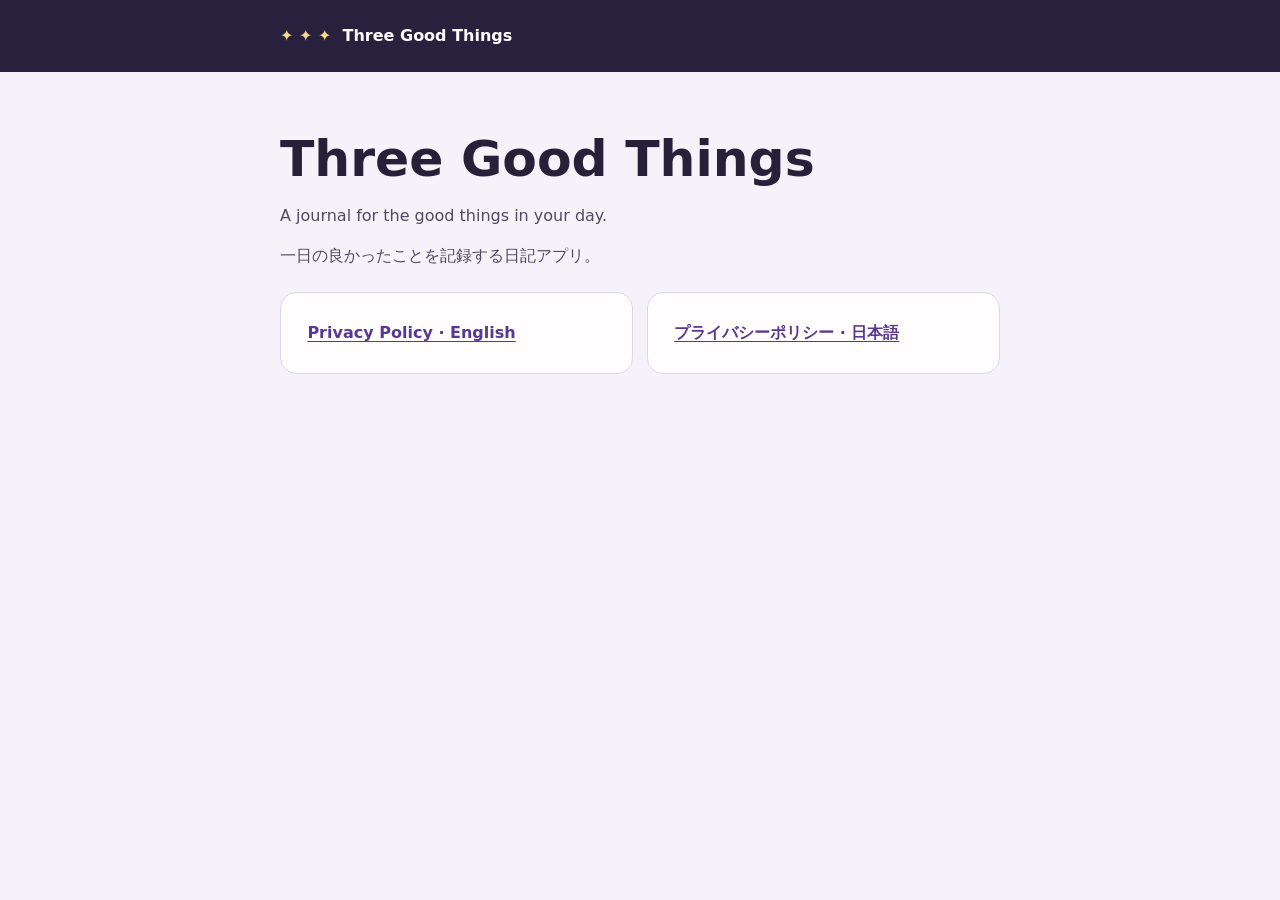
<file: index.html>
<!doctype html>
<html lang="en">
<head>
  <meta charset="utf-8">
  <meta name="viewport" content="width=device-width, initial-scale=1">
  <meta name="description" content="Privacy information for the Three Good Things journal app in English and Japanese.">
  <title>Three Good Things</title>
  <link rel="stylesheet" href="./styles.css">
  <link rel="icon" href="./icon.svg" type="image/svg+xml">
</head>
<body>
  <a class="skip" href="#main">Skip to content</a>
  <header class="site-header">
    <div class="wrap"><span class="brand"><span class="stars" aria-hidden="true">✦ ✦ ✦</span> Three Good Things</span></div>
  </header>
  <main class="wrap" id="main" tabindex="-1">
    <h1>Three Good Things</h1>
    <p class="intro">A journal for the good things in your day.</p>
    <p class="intro" lang="ja">一日の良かったことを記録する日記アプリ。</p>
    <ul class="choices" aria-label="Privacy policy languages">
      <li><a class="card" href="./three-good-things-site/en/" hreflang="en">Privacy Policy · English</a></li>
      <li lang="ja"><a class="card" href="./three-good-things-site/ja/" hreflang="ja">プライバシーポリシー · 日本語</a></li>
    </ul>
  </main>
</body>
</html>
</file>
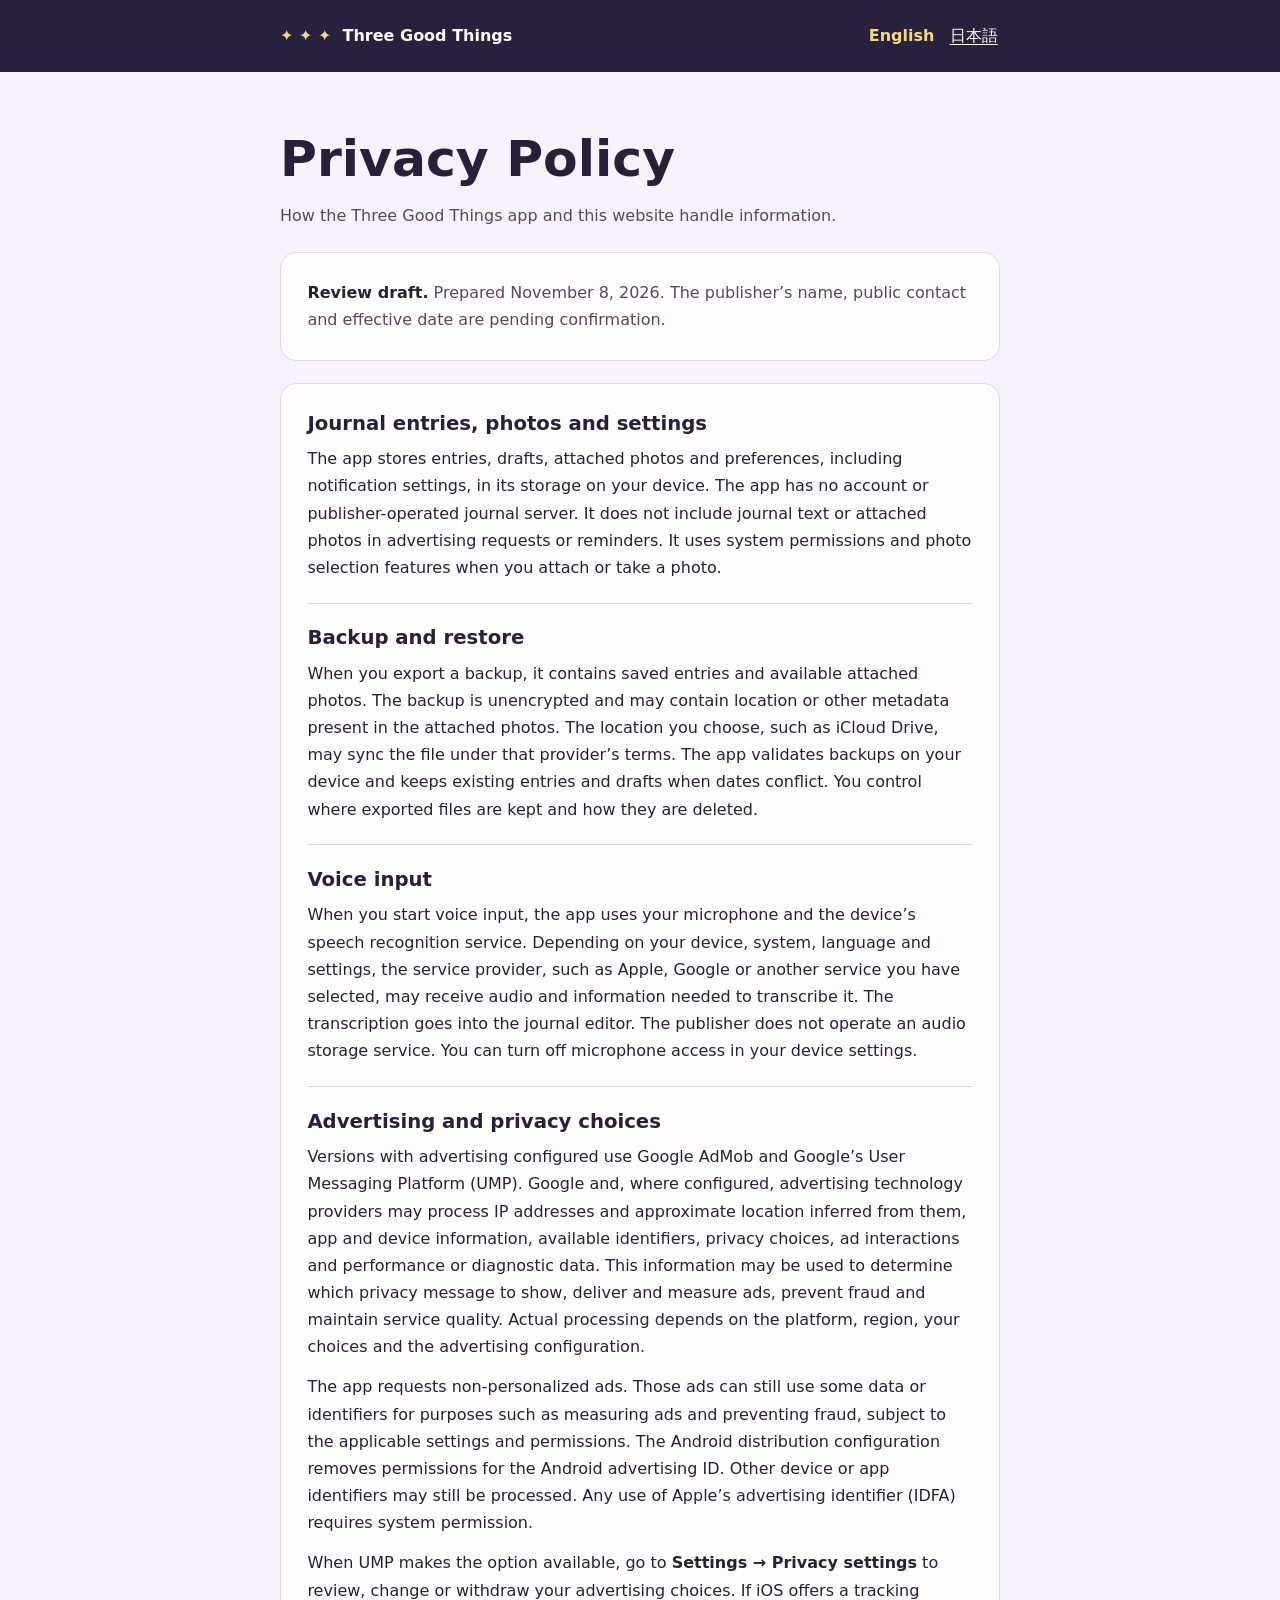
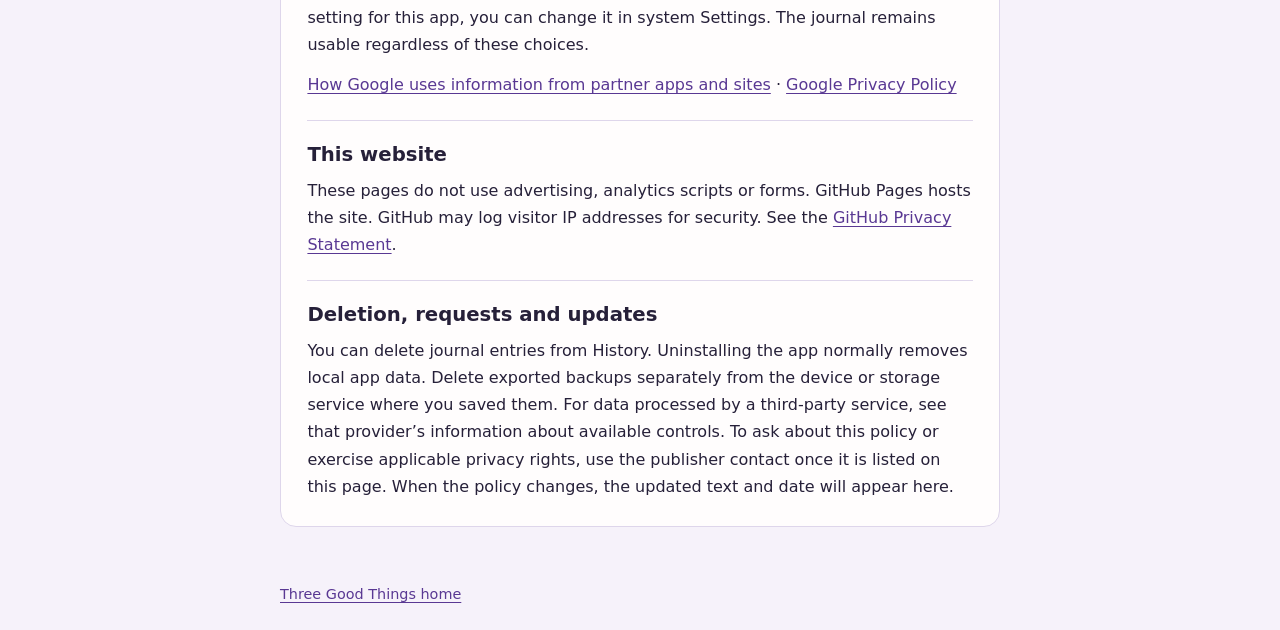
<file: en/index.html>
<!doctype html>
<html lang="en">
<head>
  <meta charset="utf-8">
  <meta name="viewport" content="width=device-width, initial-scale=1">
  <meta name="description" content="Privacy policy for the Three Good Things journal app.">
  <title>Privacy Policy · Three Good Things</title>
  <link rel="stylesheet" href="../styles.css">
  <link rel="icon" href="../icon.svg" type="image/svg+xml">
  <link rel="alternate" hreflang="ja" href="../ja/">
</head>
<body>
  <a class="skip" href="#main">Skip to content</a>
  <header class="site-header">
    <div class="wrap">
      <a class="brand" href="../"><span class="stars" aria-hidden="true">✦ ✦ ✦</span> Three Good Things</a>
      <nav class="languages" aria-label="Policy language">
        <span aria-current="page">English</span>
        <a href="../ja/" lang="ja" hreflang="ja">日本語</a>
      </nav>
    </div>
  </header>
  <main class="wrap" id="main" tabindex="-1">
    <h1>Privacy Policy</h1>
    <p class="intro">How the Three Good Things app and this website handle information.</p>
    <div class="notice">
      <p><strong>Review draft.</strong> Prepared <time datetime="2026-11-08">November 8, 2026</time>. The publisher’s name, public contact and effective date are pending confirmation.</p>
    </div>
    <article class="card">
      <section>
        <h2>Journal entries, photos and settings</h2>
        <p>The app stores entries, drafts, attached photos and preferences, including notification settings, in its storage on your device. The app has no account or publisher-operated journal server. It does not include journal text or attached photos in advertising requests or reminders. It uses system permissions and photo selection features when you attach or take a photo.</p>
      </section>
      <section>
        <h2>Backup and restore</h2>
        <p>When you export a backup, it contains saved entries and available attached photos. The backup is unencrypted and may contain location or other metadata present in the attached photos. The location you choose, such as iCloud Drive, may sync the file under that provider’s terms. The app validates backups on your device and keeps existing entries and drafts when dates conflict. You control where exported files are kept and how they are deleted.</p>
      </section>
      <section>
        <h2>Voice input</h2>
        <p>When you start voice input, the app uses your microphone and the device’s speech recognition service. Depending on your device, system, language and settings, the service provider, such as Apple, Google or another service you have selected, may receive audio and information needed to transcribe it. The transcription goes into the journal editor. The publisher does not operate an audio storage service. You can turn off microphone access in your device settings.</p>
      </section>
      <section>
        <h2>Advertising and privacy choices</h2>
        <p>Versions with advertising configured use Google AdMob and Google’s User Messaging Platform (UMP). Google and, where configured, advertising technology providers may process IP addresses and approximate location inferred from them, app and device information, available identifiers, privacy choices, ad interactions and performance or diagnostic data. This information may be used to determine which privacy message to show, deliver and measure ads, prevent fraud and maintain service quality. Actual processing depends on the platform, region, your choices and the advertising configuration.</p>
        <p>The app requests non-personalized ads. Those ads can still use some data or identifiers for purposes such as measuring ads and preventing fraud, subject to the applicable settings and permissions. The Android distribution configuration removes permissions for the Android advertising ID. Other device or app identifiers may still be processed. Any use of Apple’s advertising identifier (IDFA) requires system permission.</p>
        <p>When UMP makes the option available, go to <strong>Settings → Privacy settings</strong> to review, change or withdraw your advertising choices. If iOS offers a tracking setting for this app, you can change it in system Settings. The journal remains usable regardless of these choices.</p>
        <p><a href="https://policies.google.com/technologies/partner-sites?hl=en">How Google uses information from partner apps and sites</a> · <a href="https://policies.google.com/privacy?hl=en">Google Privacy Policy</a></p>
      </section>
      <section>
        <h2>This website</h2>
        <p>These pages do not use advertising, analytics scripts or forms. GitHub Pages hosts the site. GitHub may log visitor IP addresses for security. See the <a href="https://docs.github.com/en/site-policy/privacy-policies/github-general-privacy-statement">GitHub Privacy Statement</a>.</p>
      </section>
      <section>
        <h2>Deletion, requests and updates</h2>
        <p>You can delete journal entries from History. Uninstalling the app normally removes local app data. Delete exported backups separately from the device or storage service where you saved them. For data processed by a third-party service, see that provider’s information about available controls. To ask about this policy or exercise applicable privacy rights, use the publisher contact once it is listed on this page. When the policy changes, the updated text and date will appear here.</p>
      </section>
    </article>
  </main>
  <footer class="wrap"><a href="../">Three Good Things home</a></footer>
</body>
</html>
</file>
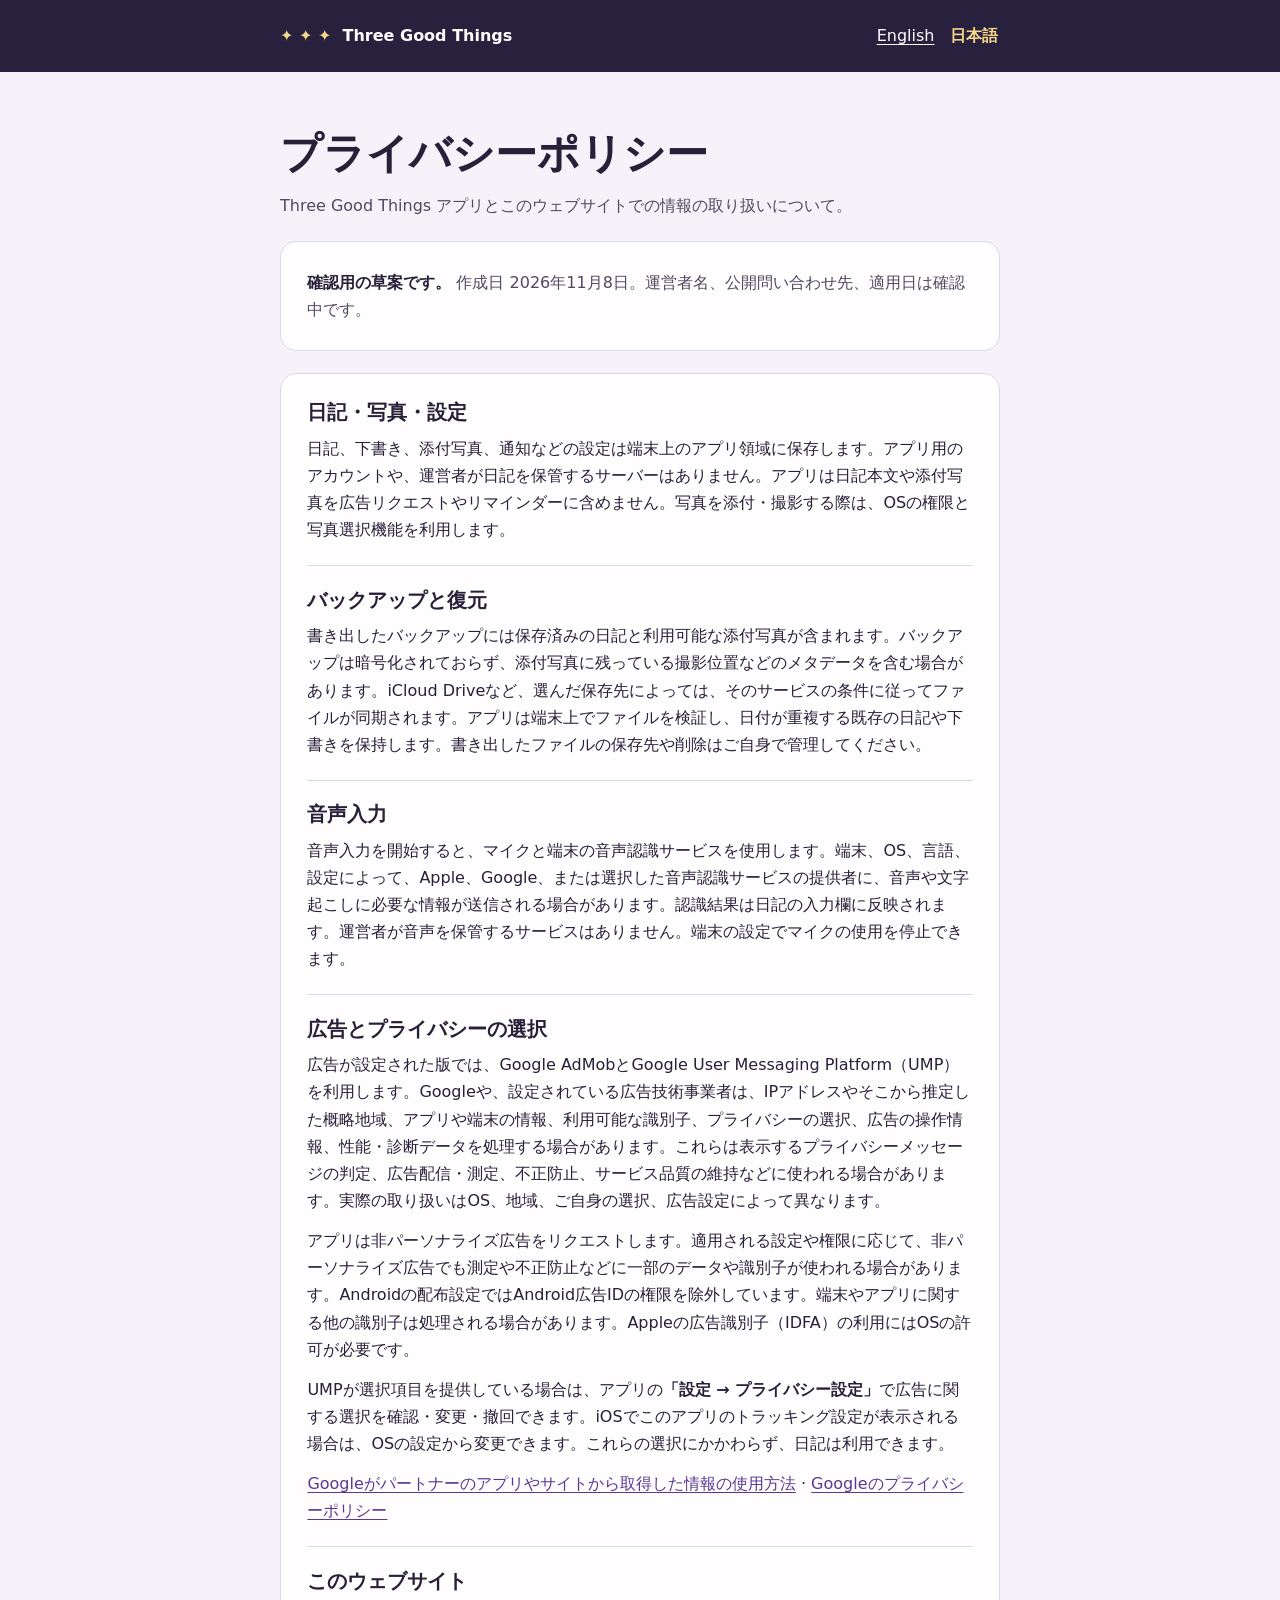
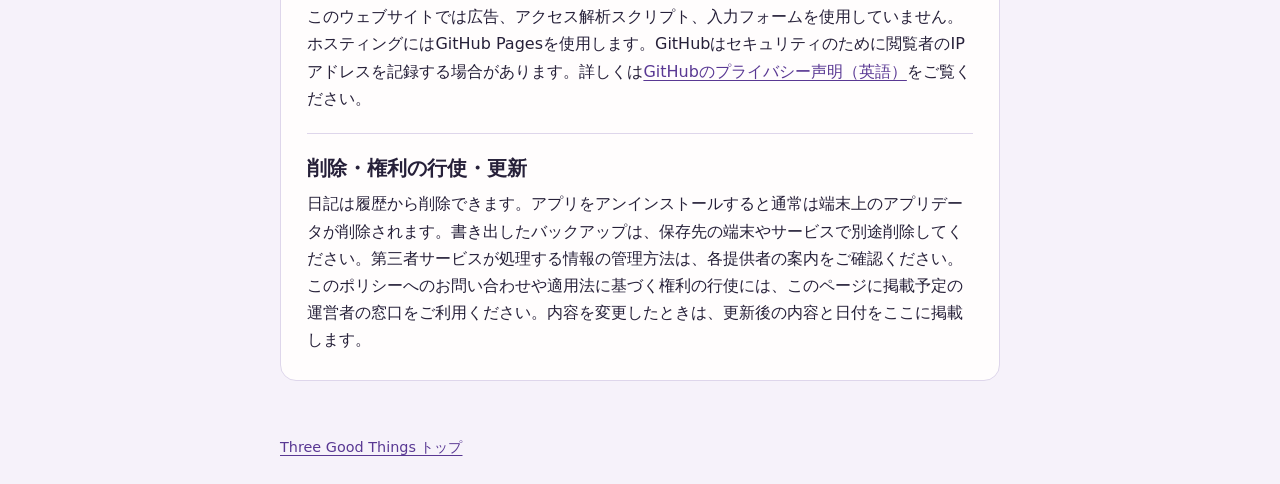
<file: ja/index.html>
<!doctype html>
<html lang="ja">
<head>
  <meta charset="utf-8">
  <meta name="viewport" content="width=device-width, initial-scale=1">
  <meta name="description" content="日記アプリ Three Good Things のプライバシーポリシーです。">
  <title>プライバシーポリシー · Three Good Things</title>
  <link rel="stylesheet" href="../styles.css">
  <link rel="icon" href="../icon.svg" type="image/svg+xml">
  <link rel="alternate" hreflang="en" href="../en/">
</head>
<body>
  <a class="skip" href="#main">本文へ移動</a>
  <header class="site-header">
    <div class="wrap">
      <a class="brand" href="../"><span class="stars" aria-hidden="true">✦ ✦ ✦</span> Three Good Things</a>
      <nav class="languages" aria-label="ポリシーの言語">
        <a href="../en/" lang="en" hreflang="en">English</a>
        <span aria-current="page">日本語</span>
      </nav>
    </div>
  </header>
  <main class="wrap" id="main" tabindex="-1">
    <h1>プライバシーポリシー</h1>
    <p class="intro">Three Good Things アプリとこのウェブサイトでの情報の取り扱いについて。</p>
    <div class="notice">
      <p><strong>確認用の草案です。</strong> 作成日 <time datetime="2026-11-08">2026年11月8日</time>。運営者名、公開問い合わせ先、適用日は確認中です。</p>
    </div>
    <article class="card">
      <section>
        <h2>日記・写真・設定</h2>
        <p>日記、下書き、添付写真、通知などの設定は端末上のアプリ領域に保存します。アプリ用のアカウントや、運営者が日記を保管するサーバーはありません。アプリは日記本文や添付写真を広告リクエストやリマインダーに含めません。写真を添付・撮影する際は、OSの権限と写真選択機能を利用します。</p>
      </section>
      <section>
        <h2>バックアップと復元</h2>
        <p>書き出したバックアップには保存済みの日記と利用可能な添付写真が含まれます。バックアップは暗号化されておらず、添付写真に残っている撮影位置などのメタデータを含む場合があります。iCloud Driveなど、選んだ保存先によっては、そのサービスの条件に従ってファイルが同期されます。アプリは端末上でファイルを検証し、日付が重複する既存の日記や下書きを保持します。書き出したファイルの保存先や削除はご自身で管理してください。</p>
      </section>
      <section>
        <h2>音声入力</h2>
        <p>音声入力を開始すると、マイクと端末の音声認識サービスを使用します。端末、OS、言語、設定によって、Apple、Google、または選択した音声認識サービスの提供者に、音声や文字起こしに必要な情報が送信される場合があります。認識結果は日記の入力欄に反映されます。運営者が音声を保管するサービスはありません。端末の設定でマイクの使用を停止できます。</p>
      </section>
      <section>
        <h2>広告とプライバシーの選択</h2>
        <p>広告が設定された版では、Google AdMobとGoogle User Messaging Platform（UMP）を利用します。Googleや、設定されている広告技術事業者は、IPアドレスやそこから推定した概略地域、アプリや端末の情報、利用可能な識別子、プライバシーの選択、広告の操作情報、性能・診断データを処理する場合があります。これらは表示するプライバシーメッセージの判定、広告配信・測定、不正防止、サービス品質の維持などに使われる場合があります。実際の取り扱いはOS、地域、ご自身の選択、広告設定によって異なります。</p>
        <p>アプリは非パーソナライズ広告をリクエストします。適用される設定や権限に応じて、非パーソナライズ広告でも測定や不正防止などに一部のデータや識別子が使われる場合があります。Androidの配布設定ではAndroid広告IDの権限を除外しています。端末やアプリに関する他の識別子は処理される場合があります。Appleの広告識別子（IDFA）の利用にはOSの許可が必要です。</p>
        <p>UMPが選択項目を提供している場合は、アプリの<strong>「設定 → プライバシー設定」</strong>で広告に関する選択を確認・変更・撤回できます。iOSでこのアプリのトラッキング設定が表示される場合は、OSの設定から変更できます。これらの選択にかかわらず、日記は利用できます。</p>
        <p><a href="https://policies.google.com/technologies/partner-sites?hl=ja">Googleがパートナーのアプリやサイトから取得した情報の使用方法</a> · <a href="https://policies.google.com/privacy?hl=ja">Googleのプライバシーポリシー</a></p>
      </section>
      <section>
        <h2>このウェブサイト</h2>
        <p>このウェブサイトでは広告、アクセス解析スクリプト、入力フォームを使用していません。ホスティングにはGitHub Pagesを使用します。GitHubはセキュリティのために閲覧者のIPアドレスを記録する場合があります。詳しくは<a href="https://docs.github.com/en/site-policy/privacy-policies/github-general-privacy-statement">GitHubのプライバシー声明（英語）</a>をご覧ください。</p>
      </section>
      <section>
        <h2>削除・権利の行使・更新</h2>
        <p>日記は履歴から削除できます。アプリをアンインストールすると通常は端末上のアプリデータが削除されます。書き出したバックアップは、保存先の端末やサービスで別途削除してください。第三者サービスが処理する情報の管理方法は、各提供者の案内をご確認ください。このポリシーへのお問い合わせや適用法に基づく権利の行使には、このページに掲載予定の運営者の窓口をご利用ください。内容を変更したときは、更新後の内容と日付をここに掲載します。</p>
      </section>
    </article>
  </main>
  <footer class="wrap"><a href="../">Three Good Things トップ</a></footer>
</body>
</html>
</file>
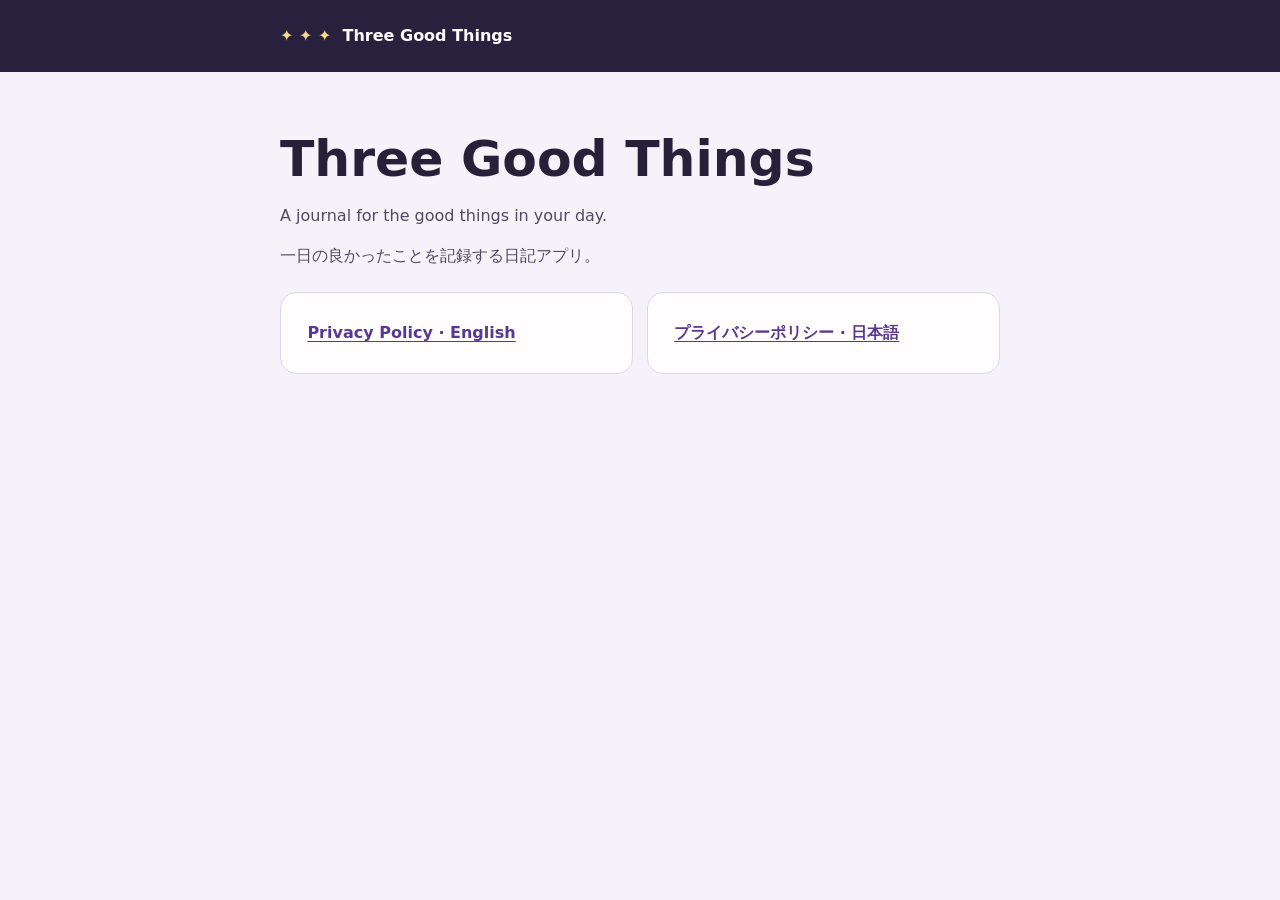
<file: three-good-things-site/index.html>
<!doctype html>
<html lang="en">
<head>
  <meta charset="utf-8">
  <meta name="viewport" content="width=device-width, initial-scale=1">
  <meta name="description" content="Privacy information for the Three Good Things journal app in English and Japanese.">
  <title>Three Good Things</title>
  <link rel="stylesheet" href="../styles.css">
  <link rel="icon" href="../icon.svg" type="image/svg+xml">
</head>
<body>
  <a class="skip" href="#main">Skip to content</a>
  <header class="site-header">
    <div class="wrap"><span class="brand"><span class="stars" aria-hidden="true">✦ ✦ ✦</span> Three Good Things</span></div>
  </header>
  <main class="wrap" id="main" tabindex="-1">
    <h1>Three Good Things</h1>
    <p class="intro">A journal for the good things in your day.</p>
    <p class="intro" lang="ja">一日の良かったことを記録する日記アプリ。</p>
    <ul class="choices" aria-label="Privacy policy languages">
      <li><a class="card" href="./en/" hreflang="en">Privacy Policy · English</a></li>
      <li lang="ja"><a class="card" href="./ja/" hreflang="ja">プライバシーポリシー · 日本語</a></li>
    </ul>
  </main>
</body>
</html>
</file>
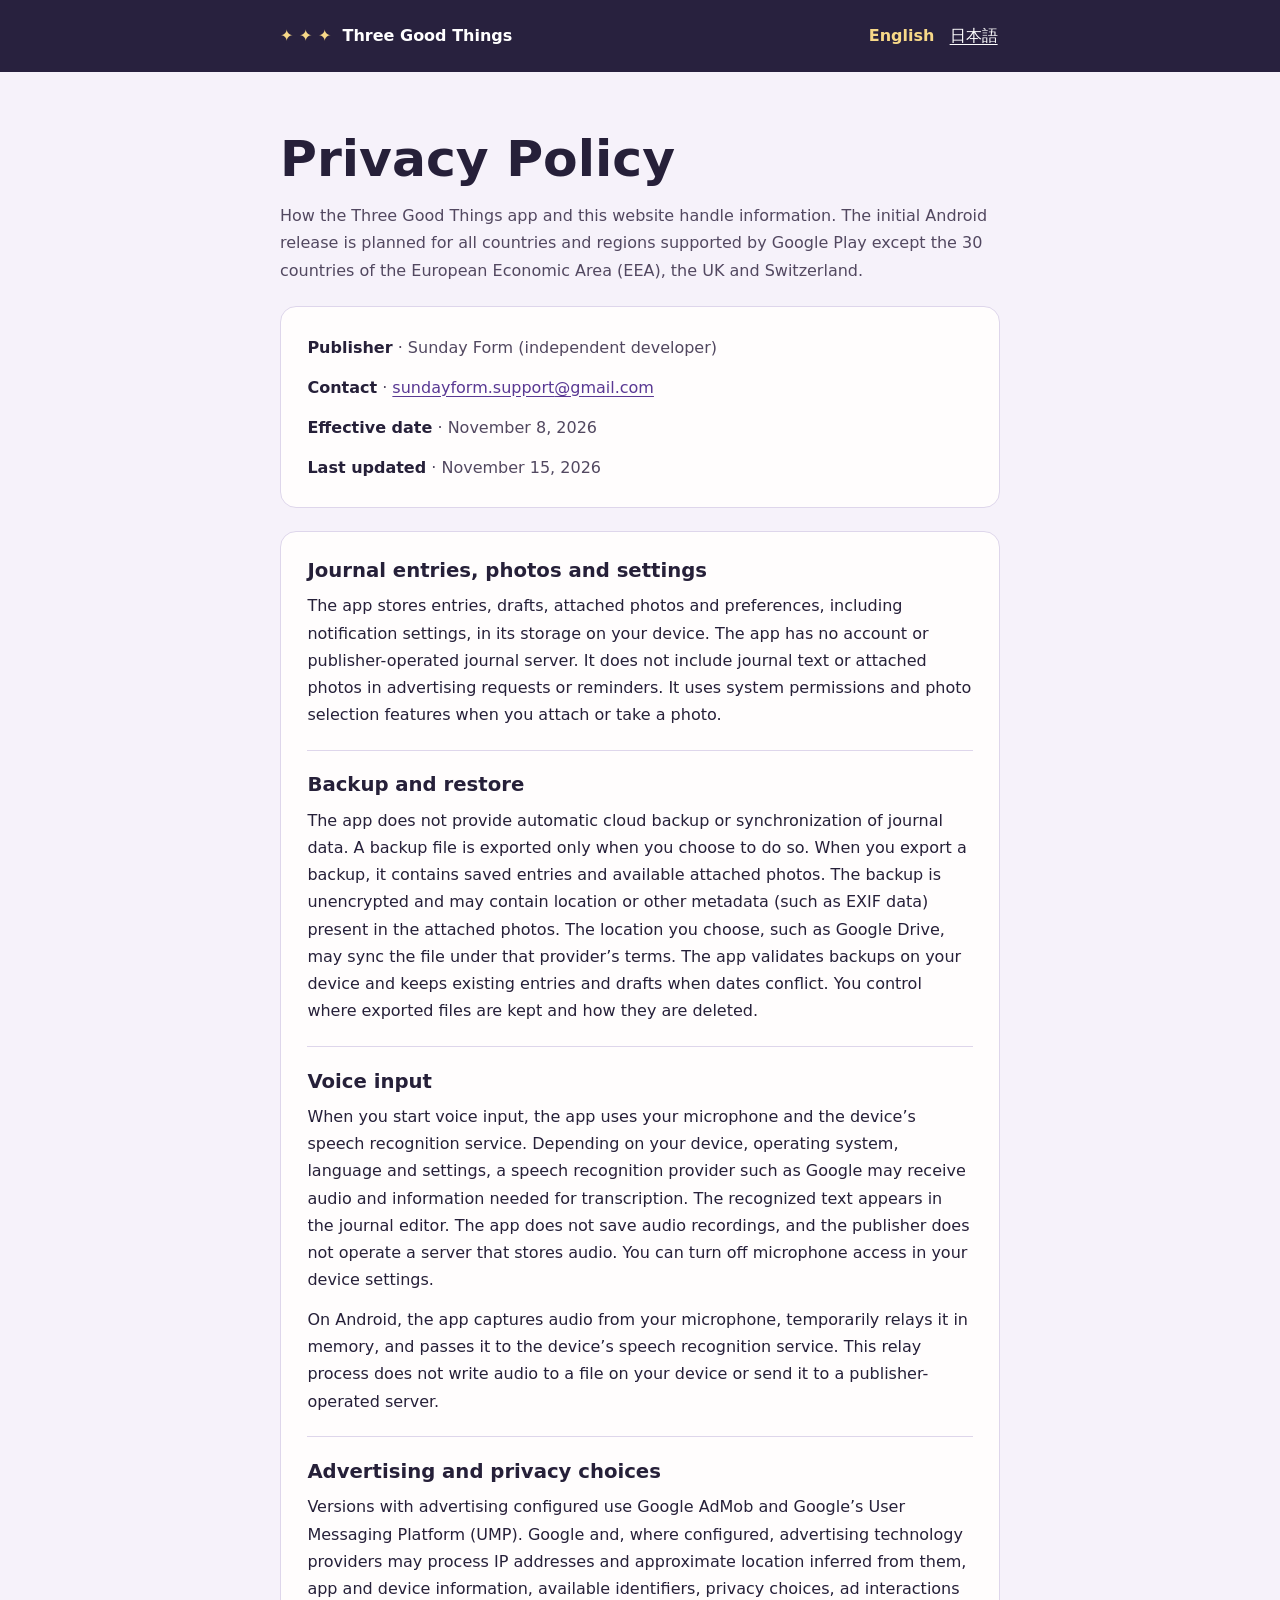
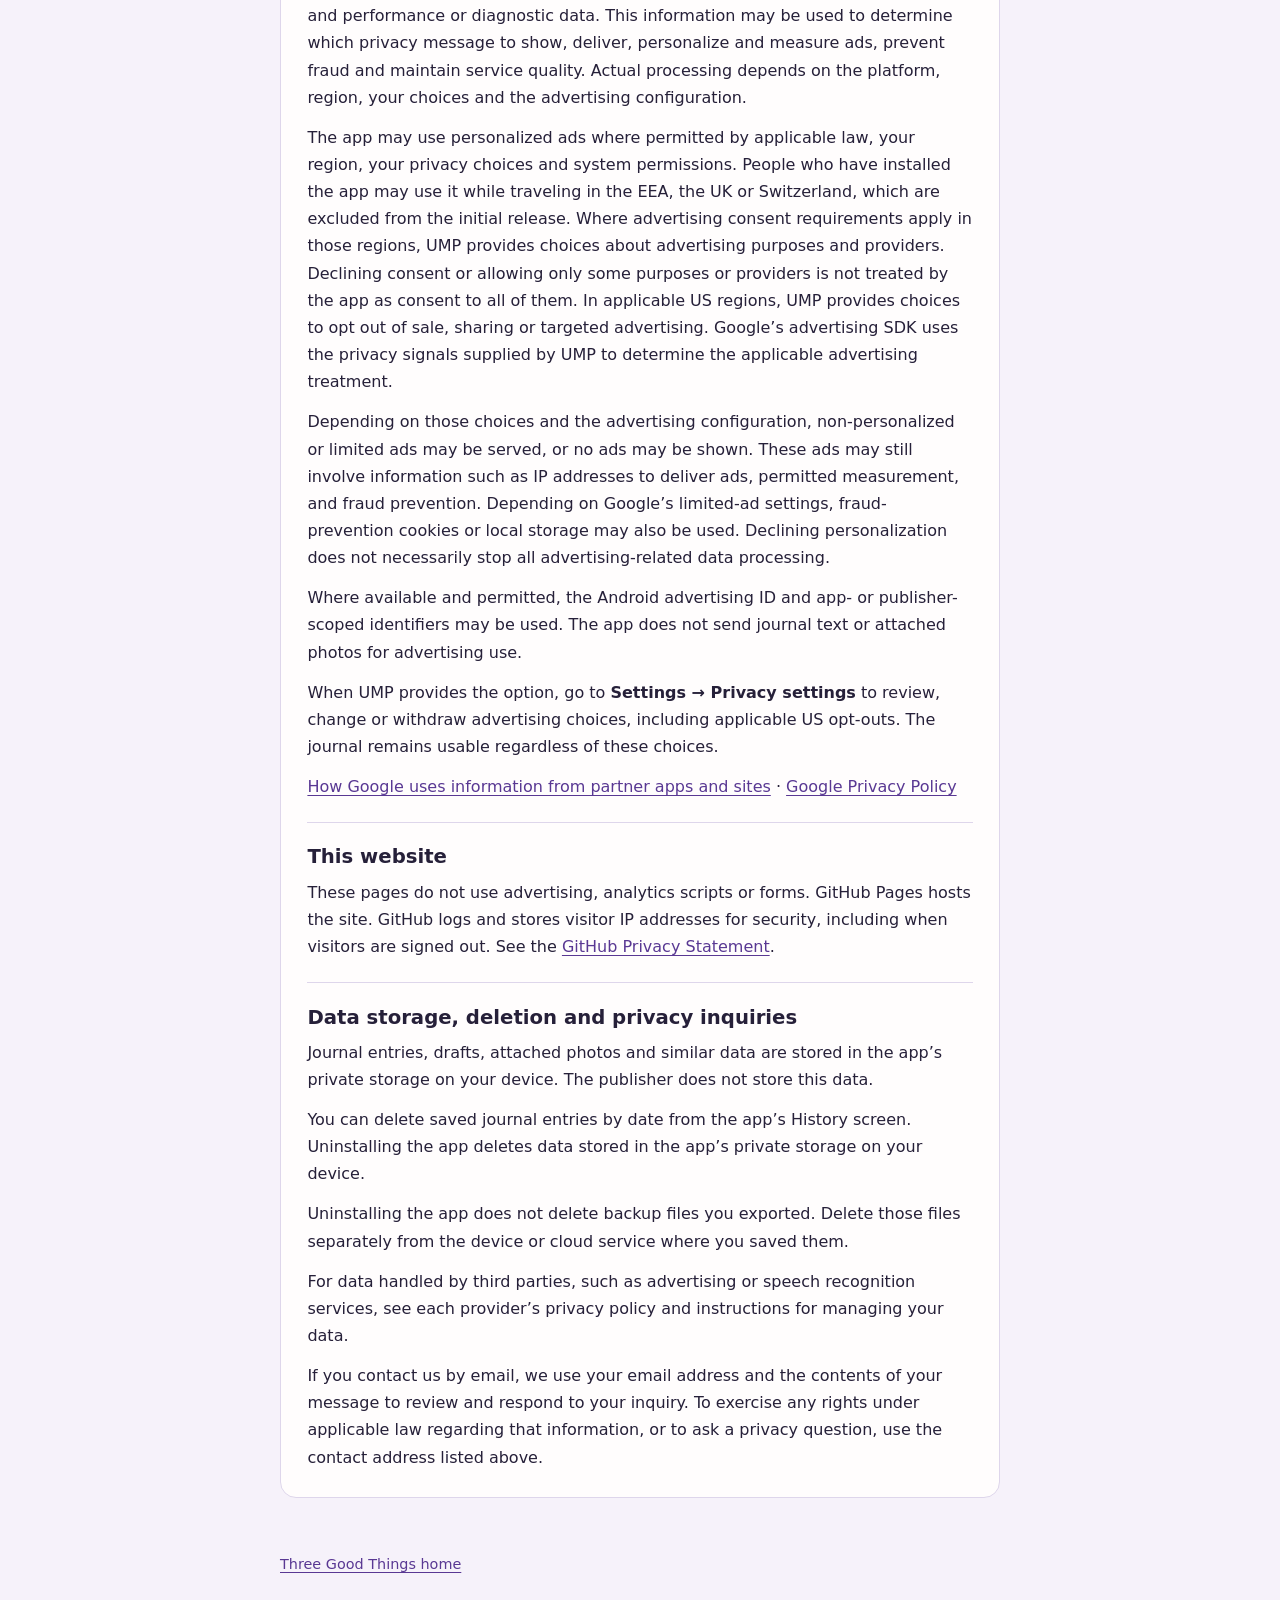
<file: three-good-things-site/en/index.html>
<!doctype html>
<html lang="en">
<head>
  <meta charset="utf-8">
  <meta name="viewport" content="width=device-width, initial-scale=1">
  <meta name="description" content="Privacy policy for the Three Good Things journal app.">
  <title>Privacy Policy · Three Good Things</title>
  <link rel="stylesheet" href="../../styles.css">
  <link rel="icon" href="../../icon.svg" type="image/svg+xml">
  <link rel="alternate" hreflang="ja" href="../ja/">
</head>
<body>
  <a class="skip" href="#main">Skip to content</a>
  <header class="site-header">
    <div class="wrap">
      <a class="brand" href="/"><span class="stars" aria-hidden="true">✦ ✦ ✦</span> Three Good Things</a>
      <nav class="languages" aria-label="Policy language">
        <span aria-current="page">English</span>
        <a href="../ja/" lang="ja" hreflang="ja">日本語</a>
      </nav>
    </div>
  </header>
  <main class="wrap" id="main" tabindex="-1">
    <h1>Privacy Policy</h1>
    <p class="intro">How the Three Good Things app and this website handle information. The initial Android release is planned for all countries and regions supported by Google Play except the 30 countries of the European Economic Area (EEA), the UK and Switzerland.</p>
    <div class="notice">
      <p><strong>Publisher</strong> · Sunday Form (independent developer)</p>
      <p><strong>Contact</strong> · <a href="mailto:sundayform.support@gmail.com">sundayform.support<wbr>@gmail.com</a></p>
      <p><strong>Effective date</strong> · <time datetime="2026-11-08">November 8, 2026</time></p>
      <p><strong>Last updated</strong> · <time datetime="2026-11-15">November 15, 2026</time></p>
    </div>
    <article class="card">
      <section>
        <h2>Journal entries, photos and settings</h2>
        <p>The app stores entries, drafts, attached photos and preferences, including notification settings, in its storage on your device. The app has no account or publisher-operated journal server. It does not include journal text or attached photos in advertising requests or reminders. It uses system permissions and photo selection features when you attach or take a photo.</p>
      </section>
      <section>
        <h2>Backup and restore</h2>
        <p>The app does not provide automatic cloud backup or synchronization of journal data. A backup file is exported only when you choose to do so. When you export a backup, it contains saved entries and available attached photos. The backup is unencrypted and may contain location or other metadata (such as EXIF data) present in the attached photos. The location you choose, such as Google Drive, may sync the file under that provider’s terms. The app validates backups on your device and keeps existing entries and drafts when dates conflict. You control where exported files are kept and how they are deleted.</p>
      </section>
      <section>
        <h2>Voice input</h2>
        <p>When you start voice input, the app uses your microphone and the device’s speech recognition service. Depending on your device, operating system, language and settings, a speech recognition provider such as Google may receive audio and information needed for transcription. The recognized text appears in the journal editor. The app does not save audio recordings, and the publisher does not operate a server that stores audio. You can turn off microphone access in your device settings.</p>
        <p>On Android, the app captures audio from your microphone, temporarily relays it in memory, and passes it to the device’s speech recognition service. This relay process does not write audio to a file on your device or send it to a publisher-operated server.</p>
      </section>
      <section>
        <h2>Advertising and privacy choices</h2>
        <p>Versions with advertising configured use Google AdMob and Google’s User Messaging Platform (UMP). Google and, where configured, advertising technology providers may process IP addresses and approximate location inferred from them, app and device information, available identifiers, privacy choices, ad interactions and performance or diagnostic data. This information may be used to determine which privacy message to show, deliver, personalize and measure ads, prevent fraud and maintain service quality. Actual processing depends on the platform, region, your choices and the advertising configuration.</p>
        <p>The app may use personalized ads where permitted by applicable law, your region, your privacy choices and system permissions. People who have installed the app may use it while traveling in the EEA, the UK or Switzerland, which are excluded from the initial release. Where advertising consent requirements apply in those regions, UMP provides choices about advertising purposes and providers. Declining consent or allowing only some purposes or providers is not treated by the app as consent to all of them. In applicable US regions, UMP provides choices to opt out of sale, sharing or targeted advertising. Google’s advertising SDK uses the privacy signals supplied by UMP to determine the applicable advertising treatment.</p>
        <p>Depending on those choices and the advertising configuration, non-personalized or limited ads may be served, or no ads may be shown. These ads may still involve information such as IP addresses to deliver ads, permitted measurement, and fraud prevention. Depending on Google’s limited-ad settings, fraud-prevention cookies or local storage may also be used. Declining personalization does not necessarily stop all advertising-related data processing.</p>
        <p>Where available and permitted, the Android advertising ID and app- or publisher-scoped identifiers may be used. The app does not send journal text or attached photos for advertising use.</p>
        <p>When UMP provides the option, go to <strong>Settings → Privacy settings</strong> to review, change or withdraw advertising choices, including applicable US opt-outs. The journal remains usable regardless of these choices.</p>
        <p><a href="https://policies.google.com/technologies/partner-sites?hl=en">How Google uses information from partner apps and sites</a> · <a href="https://policies.google.com/privacy?hl=en">Google Privacy Policy</a></p>
      </section>
      <section>
        <h2>This website</h2>
        <p>These pages do not use advertising, analytics scripts or forms. GitHub Pages hosts the site. GitHub logs and stores visitor IP addresses for security, including when visitors are signed out. See the <a href="https://docs.github.com/en/site-policy/privacy-policies/github-general-privacy-statement">GitHub Privacy Statement</a>.</p>
      </section>
      <section>
        <h2>Data storage, deletion and privacy inquiries</h2>
        <p>Journal entries, drafts, attached photos and similar data are stored in the app’s private storage on your device. The publisher does not store this data.</p>
        <p>You can delete saved journal entries by date from the app’s History screen. Uninstalling the app deletes data stored in the app’s private storage on your device.</p>
        <p>Uninstalling the app does not delete backup files you exported. Delete those files separately from the device or cloud service where you saved them.</p>
        <p>For data handled by third parties, such as advertising or speech recognition services, see each provider’s privacy policy and instructions for managing your data.</p>
        <p>If you contact us by email, we use your email address and the contents of your message to review and respond to your inquiry. To exercise any rights under applicable law regarding that information, or to ask a privacy question, use the contact address listed above.</p>
      </section>
    </article>
  </main>
  <footer class="wrap"><a href="/">Three Good Things home</a></footer>
</body>
</html>
</file>
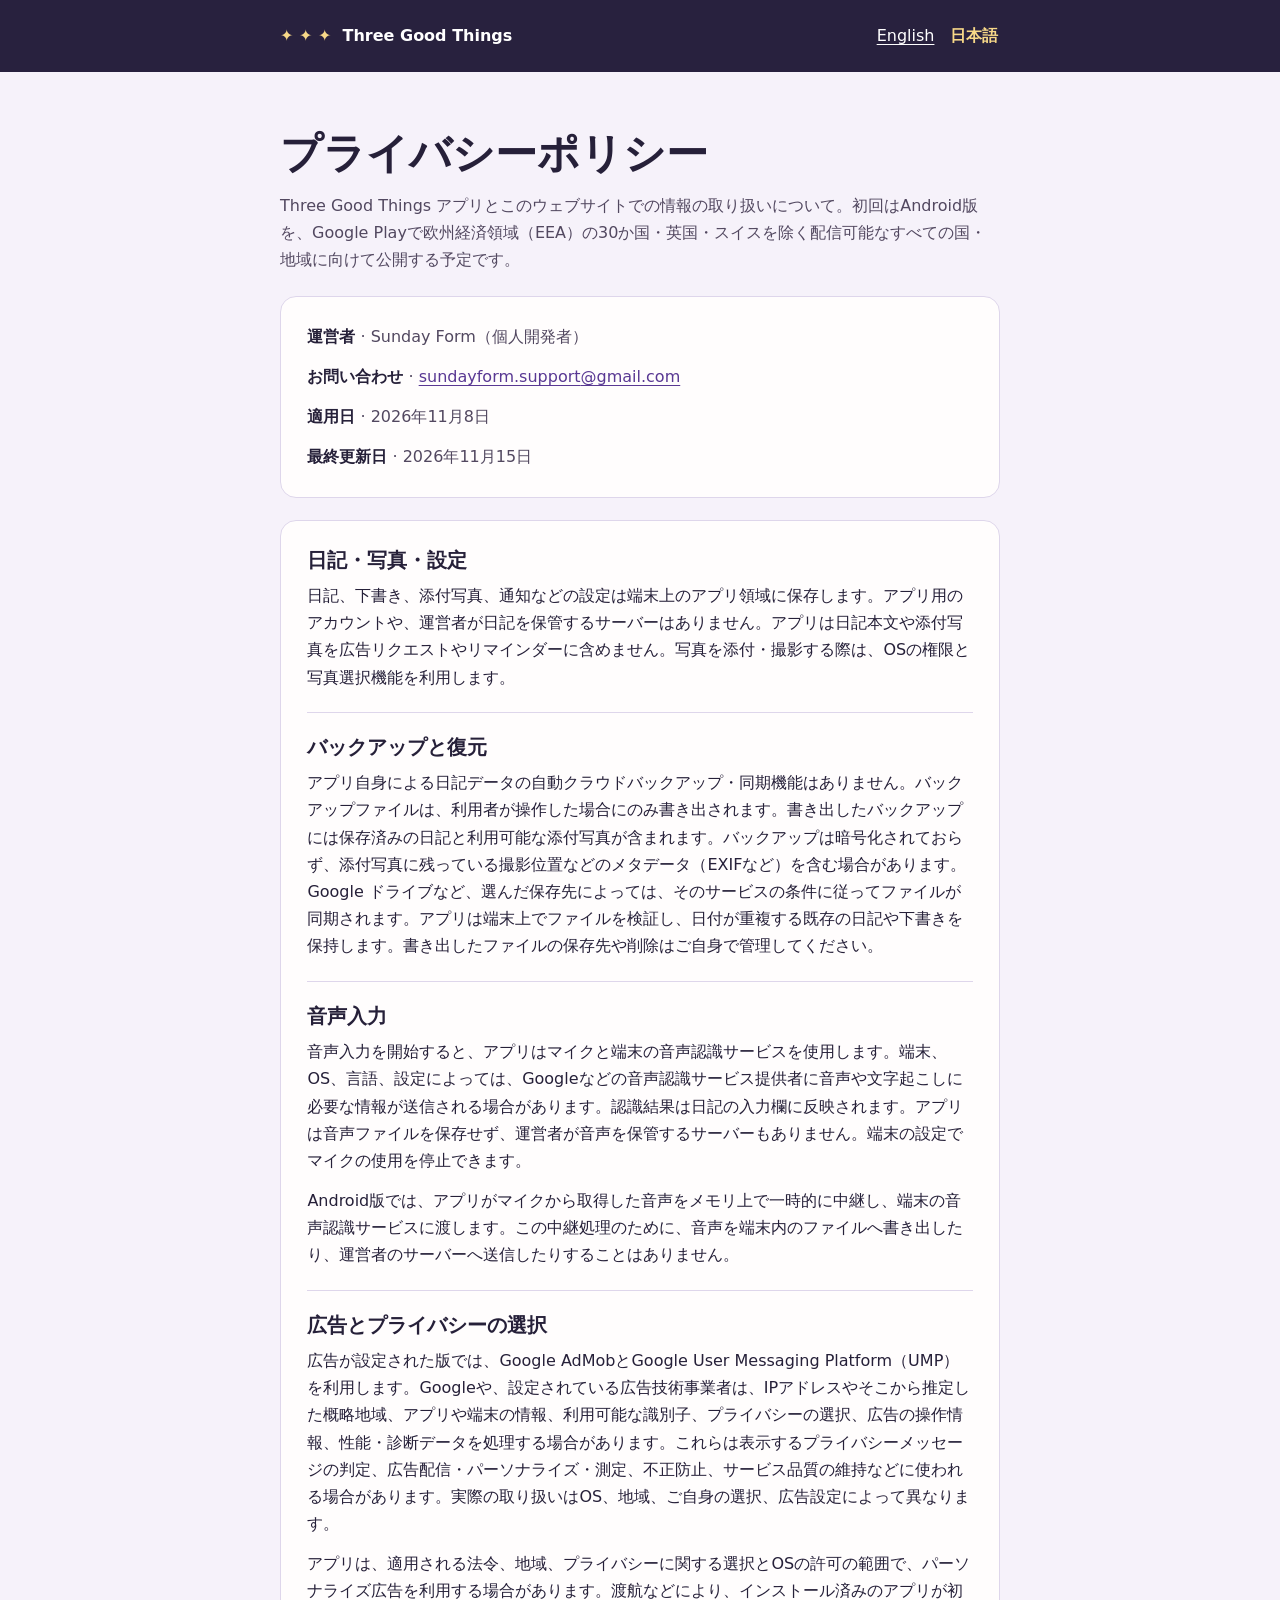
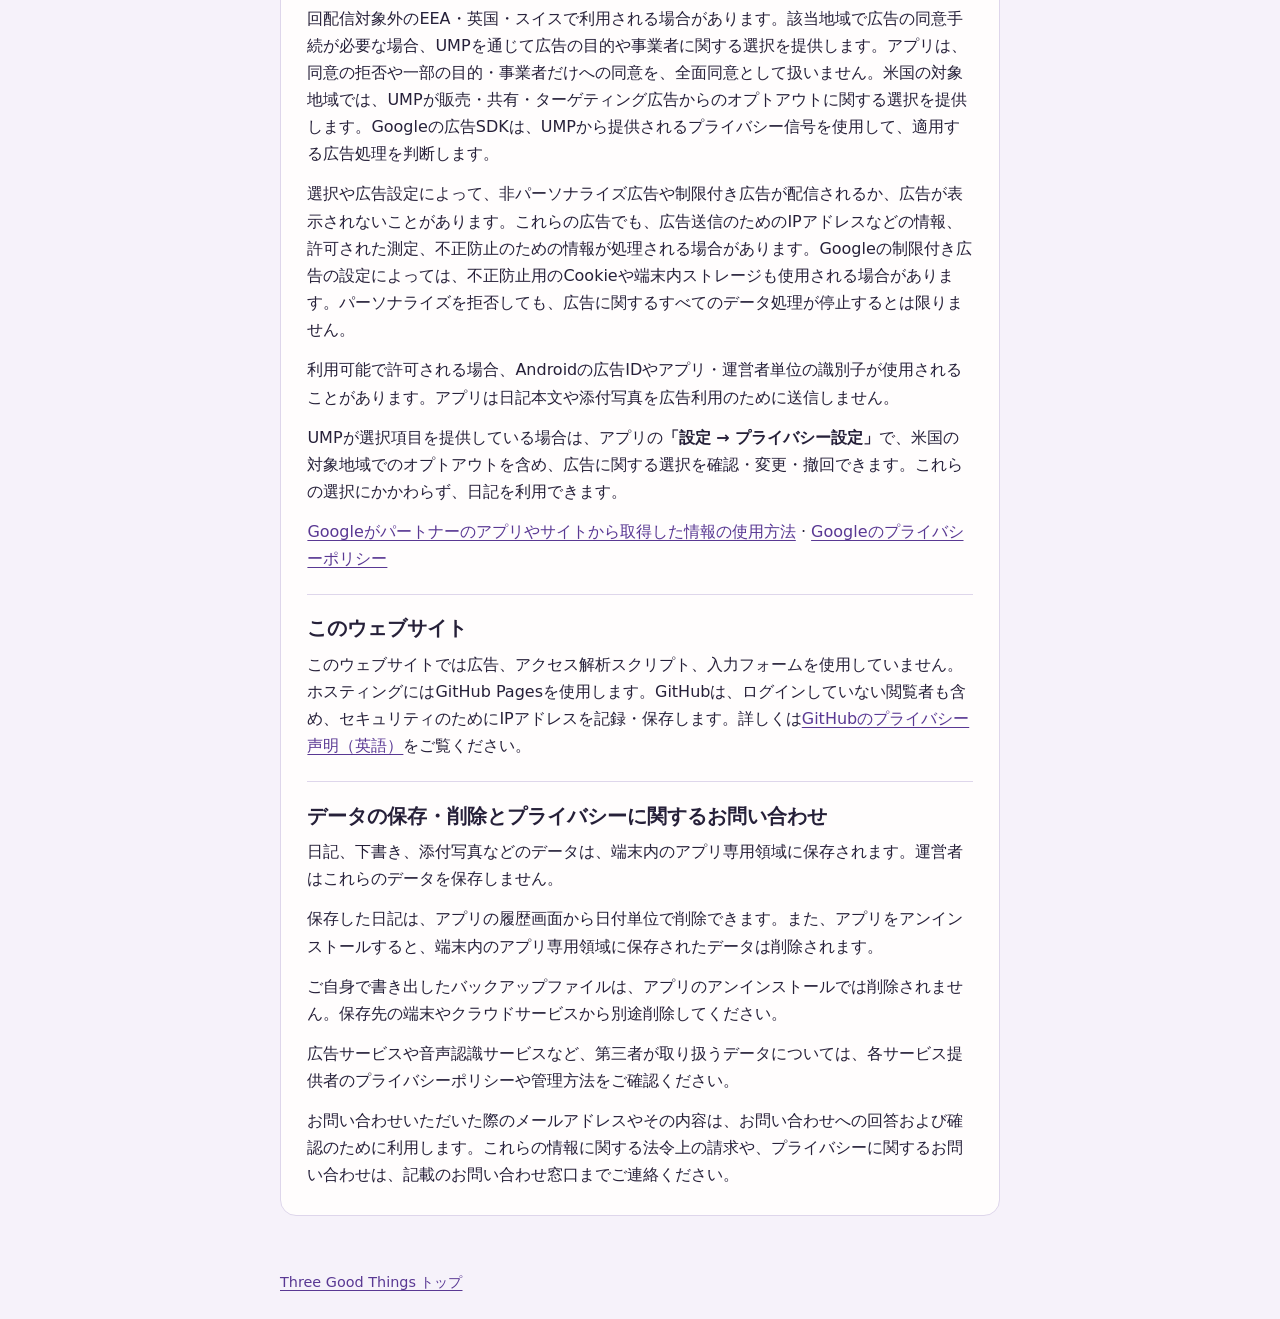
<file: three-good-things-site/ja/index.html>
<!doctype html>
<html lang="ja">
<head>
  <meta charset="utf-8">
  <meta name="viewport" content="width=device-width, initial-scale=1">
  <meta name="description" content="日記アプリ Three Good Things のプライバシーポリシーです。">
  <title>プライバシーポリシー · Three Good Things</title>
  <link rel="stylesheet" href="../../styles.css">
  <link rel="icon" href="../../icon.svg" type="image/svg+xml">
  <link rel="alternate" hreflang="en" href="../en/">
</head>
<body>
  <a class="skip" href="#main">本文へ移動</a>
  <header class="site-header">
    <div class="wrap">
      <a class="brand" href="/"><span class="stars" aria-hidden="true">✦ ✦ ✦</span> Three Good Things</a>
      <nav class="languages" aria-label="ポリシーの言語">
        <a href="../en/" lang="en" hreflang="en">English</a>
        <span aria-current="page">日本語</span>
      </nav>
    </div>
  </header>
  <main class="wrap" id="main" tabindex="-1">
    <h1>プライバシーポリシー</h1>
    <p class="intro">Three Good Things アプリとこのウェブサイトでの情報の取り扱いについて。初回はAndroid版を、Google Playで欧州経済領域（EEA）の30か国・英国・スイスを除く配信可能なすべての国・地域に向けて公開する予定です。</p>
    <div class="notice">
      <p><strong>運営者</strong> · Sunday Form（個人開発者）</p>
      <p><strong>お問い合わせ</strong> · <a href="mailto:sundayform.support@gmail.com">sundayform.support<wbr>@gmail.com</a></p>
      <p><strong>適用日</strong> · <time datetime="2026-11-08">2026年11月8日</time></p>
      <p><strong>最終更新日</strong> · <time datetime="2026-11-15">2026年11月15日</time></p>
    </div>
    <article class="card">
      <section>
        <h2>日記・写真・設定</h2>
        <p>日記、下書き、添付写真、通知などの設定は端末上のアプリ領域に保存します。アプリ用のアカウントや、運営者が日記を保管するサーバーはありません。アプリは日記本文や添付写真を広告リクエストやリマインダーに含めません。写真を添付・撮影する際は、OSの権限と写真選択機能を利用します。</p>
      </section>
      <section>
        <h2>バックアップと復元</h2>
        <p>アプリ自身による日記データの自動クラウドバックアップ・同期機能はありません。バックアップファイルは、利用者が操作した場合にのみ書き出されます。書き出したバックアップには保存済みの日記と利用可能な添付写真が含まれます。バックアップは暗号化されておらず、添付写真に残っている撮影位置などのメタデータ（EXIFなど）を含む場合があります。Google ドライブなど、選んだ保存先によっては、そのサービスの条件に従ってファイルが同期されます。アプリは端末上でファイルを検証し、日付が重複する既存の日記や下書きを保持します。書き出したファイルの保存先や削除はご自身で管理してください。</p>
      </section>
      <section>
        <h2>音声入力</h2>
        <p>音声入力を開始すると、アプリはマイクと端末の音声認識サービスを使用します。端末、OS、言語、設定によっては、Googleなどの音声認識サービス提供者に音声や文字起こしに必要な情報が送信される場合があります。認識結果は日記の入力欄に反映されます。アプリは音声ファイルを保存せず、運営者が音声を保管するサーバーもありません。端末の設定でマイクの使用を停止できます。</p>
        <p>Android版では、アプリがマイクから取得した音声をメモリ上で一時的に中継し、端末の音声認識サービスに渡します。この中継処理のために、音声を端末内のファイルへ書き出したり、運営者のサーバーへ送信したりすることはありません。</p>
      </section>
      <section>
        <h2>広告とプライバシーの選択</h2>
        <p>広告が設定された版では、Google AdMobとGoogle User Messaging Platform（UMP）を利用します。Googleや、設定されている広告技術事業者は、IPアドレスやそこから推定した概略地域、アプリや端末の情報、利用可能な識別子、プライバシーの選択、広告の操作情報、性能・診断データを処理する場合があります。これらは表示するプライバシーメッセージの判定、広告配信・パーソナライズ・測定、不正防止、サービス品質の維持などに使われる場合があります。実際の取り扱いはOS、地域、ご自身の選択、広告設定によって異なります。</p>
        <p>アプリは、適用される法令、地域、プライバシーに関する選択とOSの許可の範囲で、パーソナライズ広告を利用する場合があります。渡航などにより、インストール済みのアプリが初回配信対象外のEEA・英国・スイスで利用される場合があります。該当地域で広告の同意手続が必要な場合、UMPを通じて広告の目的や事業者に関する選択を提供します。アプリは、同意の拒否や一部の目的・事業者だけへの同意を、全面同意として扱いません。米国の対象地域では、UMPが販売・共有・ターゲティング広告からのオプトアウトに関する選択を提供します。Googleの広告SDKは、UMPから提供されるプライバシー信号を使用して、適用する広告処理を判断します。</p>
        <p>選択や広告設定によって、非パーソナライズ広告や制限付き広告が配信されるか、広告が表示されないことがあります。これらの広告でも、広告送信のためのIPアドレスなどの情報、許可された測定、不正防止のための情報が処理される場合があります。Googleの制限付き広告の設定によっては、不正防止用のCookieや端末内ストレージも使用される場合があります。パーソナライズを拒否しても、広告に関するすべてのデータ処理が停止するとは限りません。</p>
        <p>利用可能で許可される場合、Androidの広告IDやアプリ・運営者単位の識別子が使用されることがあります。アプリは日記本文や添付写真を広告利用のために送信しません。</p>
        <p>UMPが選択項目を提供している場合は、アプリの<strong>「設定 → プライバシー設定」</strong>で、米国の対象地域でのオプトアウトを含め、広告に関する選択を確認・変更・撤回できます。これらの選択にかかわらず、日記を利用できます。</p>
        <p><a href="https://policies.google.com/technologies/partner-sites?hl=ja">Googleがパートナーのアプリやサイトから取得した情報の使用方法</a> · <a href="https://policies.google.com/privacy?hl=ja">Googleのプライバシーポリシー</a></p>
      </section>
      <section>
        <h2>このウェブサイト</h2>
        <p>このウェブサイトでは広告、アクセス解析スクリプト、入力フォームを使用していません。ホスティングにはGitHub Pagesを使用します。GitHubは、ログインしていない閲覧者も含め、セキュリティのためにIPアドレスを記録・保存します。詳しくは<a href="https://docs.github.com/en/site-policy/privacy-policies/github-general-privacy-statement">GitHubのプライバシー声明（英語）</a>をご覧ください。</p>
      </section>
      <section>
        <h2>データの保存・削除とプライバシーに関するお問い合わせ</h2>
        <p>日記、下書き、添付写真などのデータは、端末内のアプリ専用領域に保存されます。運営者はこれらのデータを保存しません。</p>
        <p>保存した日記は、アプリの履歴画面から日付単位で削除できます。また、アプリをアンインストールすると、端末内のアプリ専用領域に保存されたデータは削除されます。</p>
        <p>ご自身で書き出したバックアップファイルは、アプリのアンインストールでは削除されません。保存先の端末やクラウドサービスから別途削除してください。</p>
        <p>広告サービスや音声認識サービスなど、第三者が取り扱うデータについては、各サービス提供者のプライバシーポリシーや管理方法をご確認ください。</p>
        <p>お問い合わせいただいた際のメールアドレスやその内容は、お問い合わせへの回答および確認のために利用します。これらの情報に関する法令上の請求や、プライバシーに関するお問い合わせは、記載のお問い合わせ窓口までご連絡ください。</p>
      </section>
    </article>
  </main>
  <footer class="wrap"><a href="/">Three Good Things トップ</a></footer>
</body>
</html>
</file>
<file: styles.css>
:root {
  color-scheme: light;
  --ink: #262039;
  --muted: #524860;
  --accent: #593893;
  --night: #28213e;
  --paper: #fffdfd;
  --edge: #ded6eb;
  font-family: system-ui, -apple-system, "Segoe UI", sans-serif;
  line-height: 1.7;
  color: var(--ink);
  background: #f6f2fa;
}

* { box-sizing: border-box; }
body { margin: 0; }
a { color: var(--accent); text-underline-offset: .18em; }
a:focus-visible, main:focus-visible {
  outline: 3px solid #7650ba;
  outline-offset: 4px;
}
a:hover { text-decoration-thickness: .14em; }
.wrap { width: min(100% - 2rem, 45rem); margin-inline: auto; }
.site-header { background: var(--night); color: #fff; }
.site-header .wrap {
  min-height: 4.5rem;
  display: flex;
  flex-wrap: wrap;
  align-items: center;
  justify-content: space-between;
  gap: .35rem 1rem;
  padding-block: .6rem;
}
.site-header a { color: #fff; }
.site-header a:focus-visible { outline-color: #f7d888; }
.brand { font-weight: 750; text-decoration: none; }
.stars { color: #f7d888; margin-inline-end: .35rem; }
.languages { display: flex; flex-wrap: wrap; gap: .65rem; }
.languages a, .languages span { padding: .4em .15em; }
.languages span { color: #f7d888; font-weight: 700; }
main { padding-block: clamp(1.8rem, 6vw, 3.4rem); }
h1, h2 { line-height: 1.3; text-wrap: balance; }
h1 { margin: 0 0 .65rem; font-size: clamp(1.9rem, 6vw, 3.15rem); }
h1:lang(ja) { font-size: clamp(1.55rem, 6vw, 2.65rem); }
h2 { font-size: 1.23rem; margin: 0 0 .55rem; }
p { margin: 0 0 .8rem; overflow-wrap: anywhere; }
p:last-child { margin-bottom: 0; }
.intro { color: var(--muted); }
.card, .notice {
  background: var(--paper);
  border: 1px solid var(--edge);
  border-radius: 1rem;
  padding: clamp(.9rem, 4vw, 1.65rem);
}
.notice { margin-block: 1.4rem; color: var(--muted); }
.notice strong { color: var(--ink); }
.card section + section { margin-top: 1.35rem; padding-top: 1.35rem; border-top: 1px solid var(--edge); }
.choices {
  list-style: none;
  display: grid;
  grid-template-columns: repeat(auto-fit, minmax(min(100%, 14rem), 1fr));
  gap: .85rem;
  margin: 1.4rem 0 0;
  padding: 0;
}
.choices a { display: block; font-weight: 680; }
.skip {
  position: absolute;
  top: .5rem;
  left: 1rem;
  z-index: 1;
  padding: .5rem;
  background: var(--paper);
  transform: translateY(-200%);
}
.skip:focus { transform: none; }
footer { padding-bottom: 1.5rem; color: var(--muted); font-size: .9rem; }
</file>
